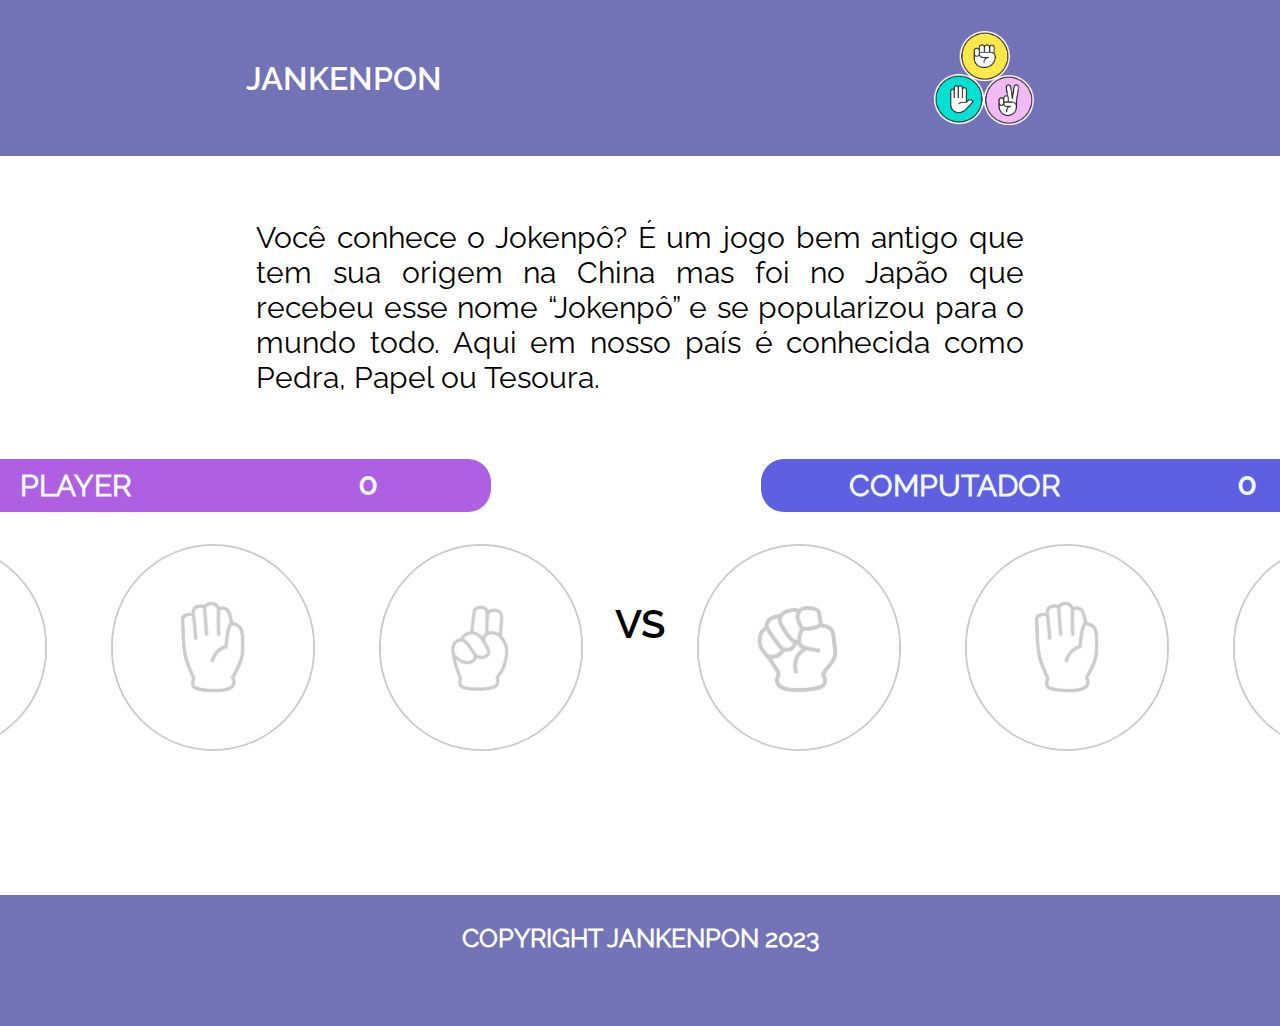
<file: index.html>
<!DOCTYPE html>
<html lang="en">

<head>
    <meta charset="UTF-8">
    <meta name="viewport" content="width=device-width, initial-scale=1.0">
    <title>Jankenpon</title>
    <link rel="shortcut icon" href="img/logo.png" type="image/x-icon">
    <link rel="stylesheet" href="style.css">
</head>

<body>
    <header>
        <h1 id="titulo">JANKENPON</h1>
        <img src="img/logo.png" alt="">
        
    </header>
    <div id="principal">
        <p id="texto">Você conhece o  Jokenpô? É um jogo bem antigo que tem sua origem na China mas foi no Japão que recebeu  esse nome “Jokenpô” e se popularizou para o mundo todo. Aqui em nosso país é conhecida como Pedra, Papel ou Tesoura.</p>
        <div id="placar">
            <div id="jogador">
                <div id="resultados2">
                <h2 id="jogadorNome">PLAYER</h2>
                <p id="jogadorPontos">0</p>
            </div>
                <ul id="jogadorEscolha">
                    <li>
                        <a id="jogadorEscolha1" onclick="jogar(1)">
                            <img src="img/pedra.jpg" alt="">
                        </a>
                    </li>
                 
                    <li>
                        <a id="jogadorEscolha2" onclick="jogar(2)">
                            <img src="img/papel.jpg" alt=""></a>
                    </li>
            
                    <li>
                        <a id="jogadorEscolha3" onclick="jogar(3)">
                            <img src="img/tesoura.jpg" alt="">
                        </a>
                    </li>
                </ul>
            </div>
            <div id="versus">VS</div>
            <div id="computador">
                <div id="resultados">
                <h2 id="computadorNome">COMPUTADOR</h2>
                <p id="computadorPontos">0</p>
            </div>
                <ul id="computadorEscolha">
                    <li>
                        <a id="computadorEscolha1">
                            <img src="img/pedra.jpg" alt="">
                        </a>

                    </li>
                    <li >
                        <a id="computadorEscolha2">
                            <img src="img/papel.jpg" alt="">
                        </a>
                        
                    </li>
                    <li >
                        <a id="computadorEscolha3">
                            <img src="img/tesoura.jpg" alt="">
                        </a>
                        
                    </li>
                    </a>
                </ul>
            </div>
        </div>
        <div id="mensagem">&nbsp;</div>
    </div>

    <footer>
        <h1>COPYRIGHT JANKENPON 2023</h1>
    </footer>

    <script src="main.js"></script>
</body>

</html>
</file>
<file: style.css>
* {
    border: 0;
    margin: 0;
    padding: 0;
}

@font-face {
    font-family: 'regular';
    src: url(static/Raleway-Regular.ttf);
}

@font-face {
    font-family: 'black';
    src: url(static/Raleway-SemiBold.ttf);
}

header{
    background-color: #7373b8;
    height: 156px;
    display: flex;   
    justify-content: space-around;
    align-items: center;
    font-family: 'black';
    font-weight: 600;
    color: white;

}

header img{
    width: 100px;

}

ul#jogadorEscolha li a,
ul#computadorEscolha li a {
    opacity: 0.2;
    transition: ease-in-out 0.3s;
}

ul#jogadorEscolha li a:hover,
ul#jogadorEscolha li a.selecionado,
ul#computadorEscolha li a.selecionado {
    opacity: 1;
}

li {
    list-style: none;
}

li img {
    margin: 32px;
    width: 200px;
    border: 2px black solid;
    border-radius: 300px;
    justify-content: space-around;

}

#jogadorEscolha,
#computadorEscolha {
    display: flex;


}

#texto{
    font-family: 'regular';
    font-size: 30px;
    text-align: justify;
    margin-top: 5%;
    margin-right: 20%;
    margin-left: 20%;
    margin-bottom: 4%;
}

#placar {
    display: flex;
    align-items: center;
    justify-content: center;
    font-family: 'regular';
    
    margin-top: 5%;
}

#jogadorNome,
#computadorNome {
    font-size: 30px;
text-align: end;
    align-items: center;
    display: flex;
    justify-content: space-between;
}





#resultados{
    display: flex;
    margin-left: 12%;
    background-color: #5f5fe2;
    width: 584px;
    height: 53px;
    border-radius: 23px;
    color: aliceblue;
    justify-content: space-around;
    
}

#resultados2{
    display: flex;
    margin-left: 12%;
    background-color: #ae5fe2;
    width: 584px;
    height: 53px;
    border-radius: 23px;
    color: aliceblue;
    justify-content: space-around;
}


#jogadorPontos,
#computadorPontos {
    font-family: 'black';
    font-size: 33px;
    padding-top: 5px;

}

#versus{
    font-family: 'black';
    font-size: 40px;
}


#computador, #versus {
    text-align: end;
}

#mensagem{
    font-family: 'black';
    font-weight: 700;
    font-size: 27px;
    text-align: center;
    margin-bottom: 6%;
}

footer{
    height: 150px;
    background-color: #7373b8;
font-family: 'regular';
text-align: center;
height: 131px;
color: white;
}

footer h1{
    padding-top: 2.2%;
    font-size: 25px;
}
</file>
